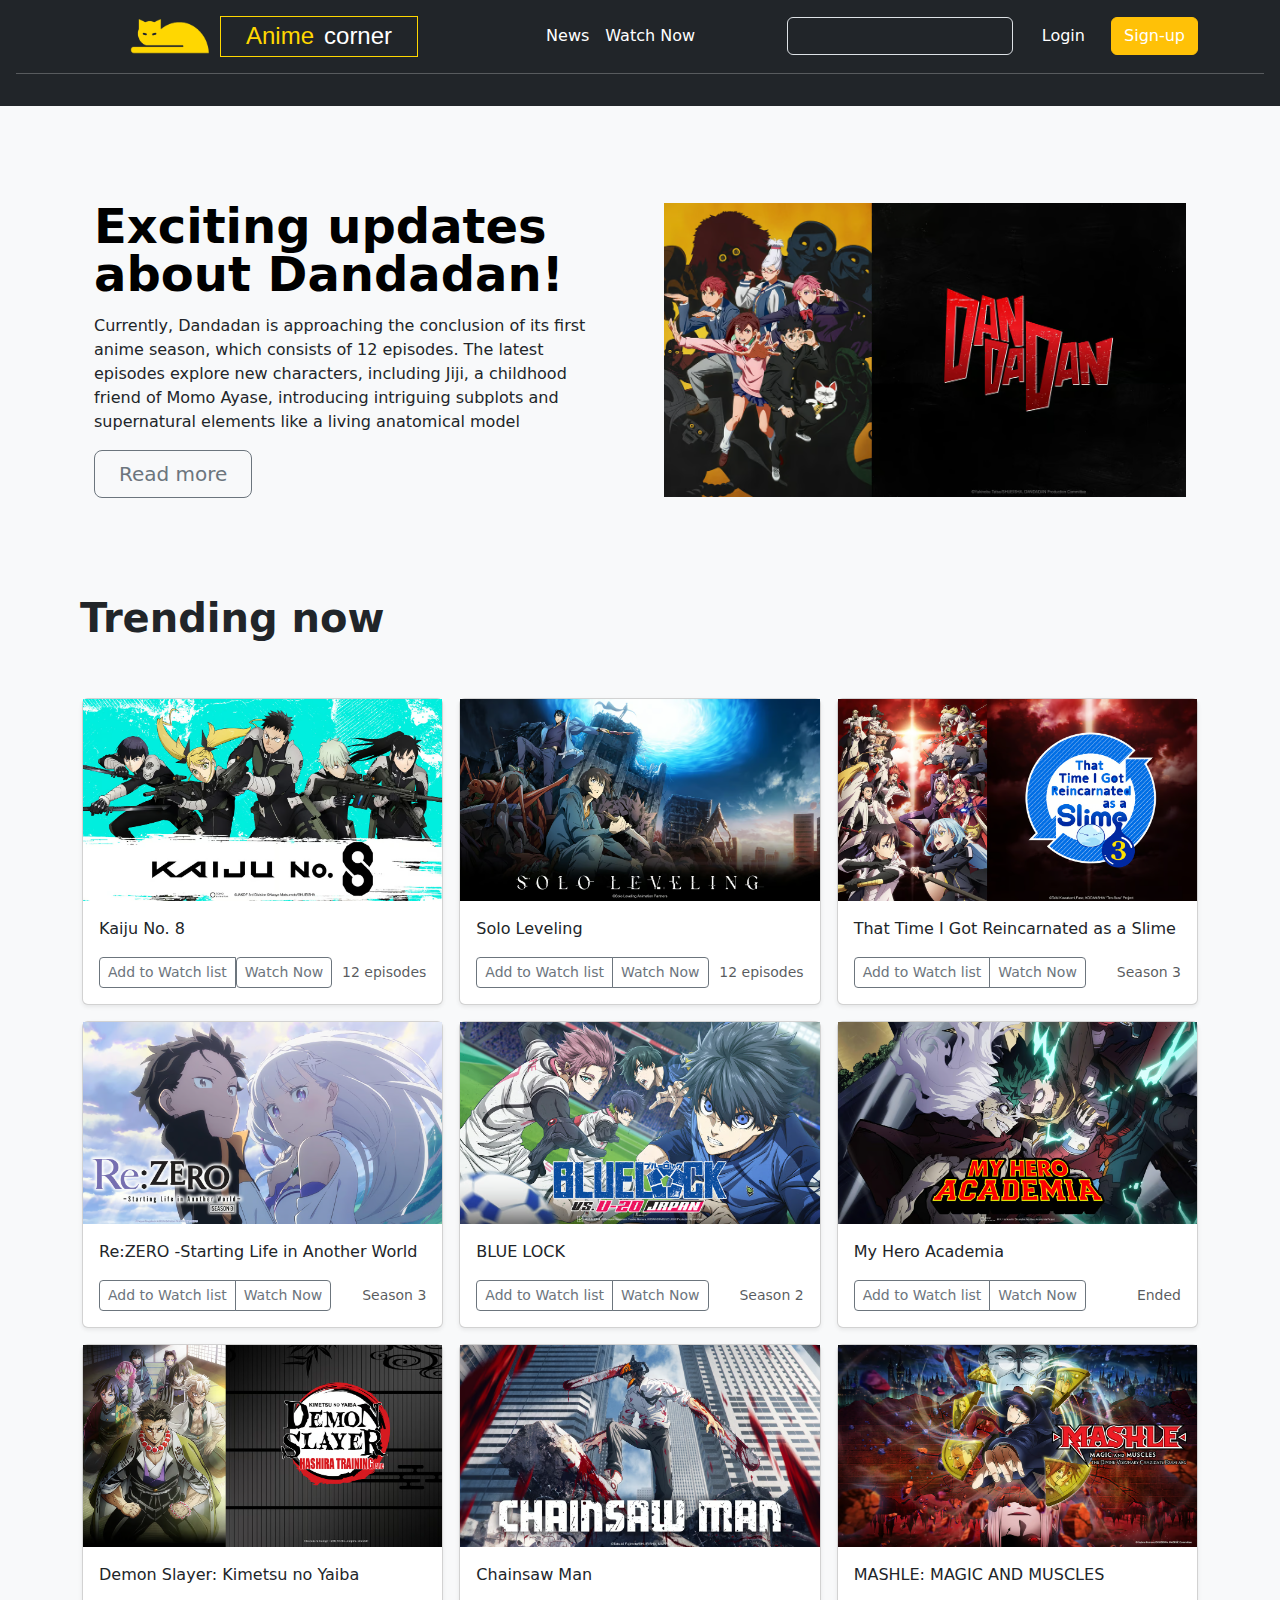
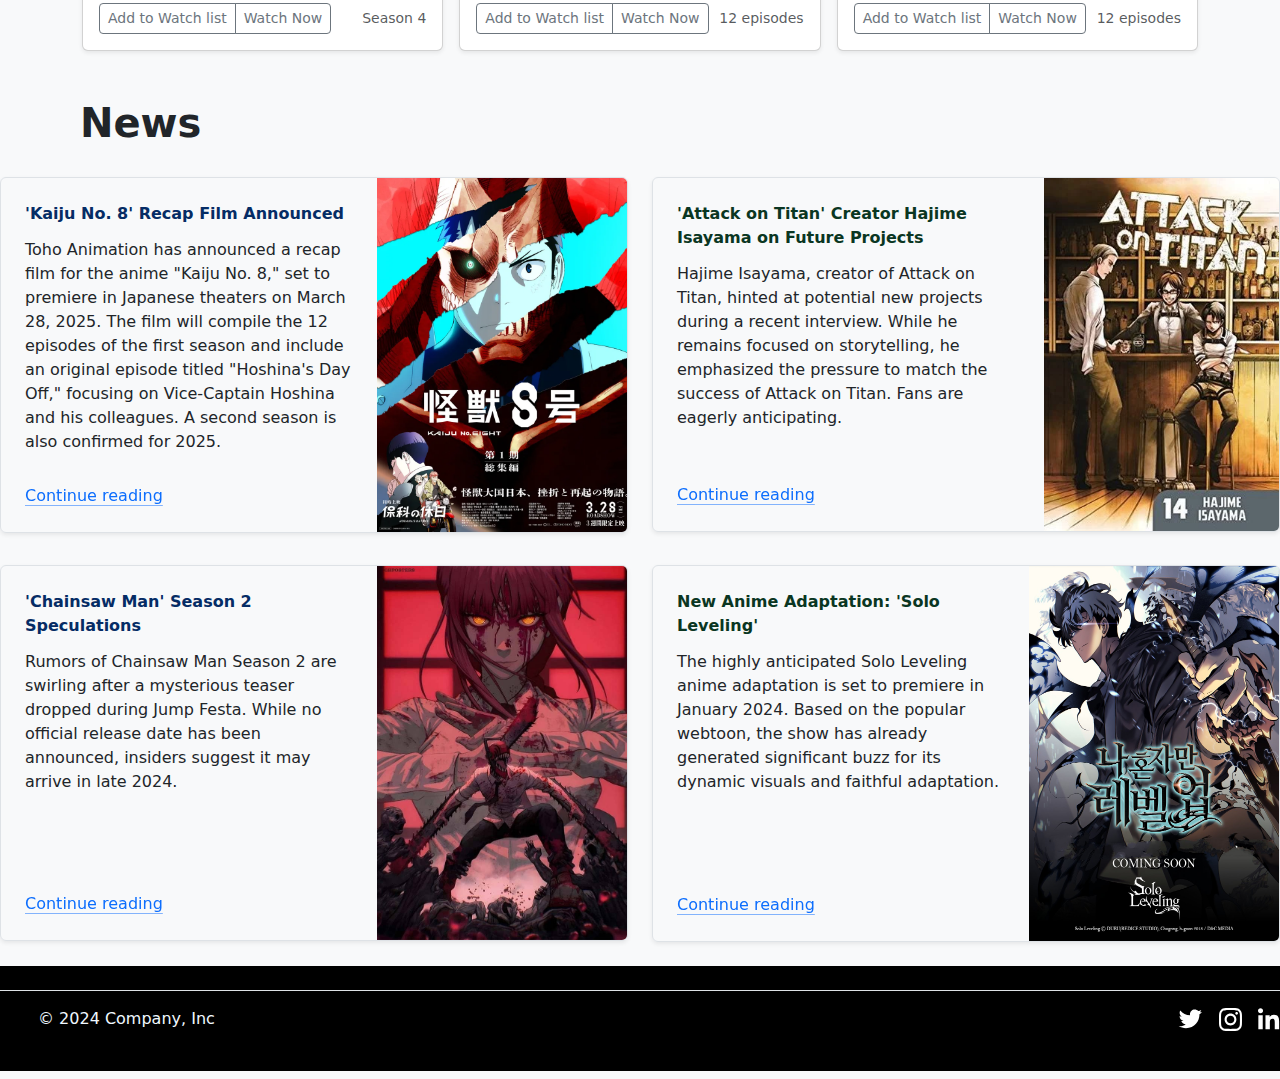
<file: index.html>
<html lang="en">
<head>
    <meta charset="UTF-8">
    <meta name="viewport" content="width=device-width, initial-scale=1.0">
    <title>Document</title>
    <link href="https://cdn.jsdelivr.net/npm/bootstrap@5.3.3/dist/css/bootstrap.min.css" rel="stylesheet" integrity="sha384-QWTKZyjpPEjISv5WaRU9OFeRpok6YctnYmDr5pNlyT2bRjXh0JMhjY6hW+ALEwIH" crossorigin="anonymous">
    <link rel="stylesheet" href="./index.css">
</head>
<body>
  <header class="p-3 text-bg-dark">
    <div class="container">
      <div class="d-flex flex-wrap align-items-center justify-content-center justify-content-lg-start">
        <a href="/" class="d-flex align-items-center mb-2 mb-lg-0 text-white text-decoration-none">
          <svg class="bi me-2" width="40" height="32" role="img" aria-label="Bootstrap"><use xlink:href="#bootstrap"/></svg>
        </a>

        <ul class="nav col-12 col-lg-auto me-lg-auto mb-2 justify-content-center mb-md-0">
          <img src="./[removal.ai]_0f40e1d8-d253-4358-80dc-a702a819603a-anime-corner-1-1.png"width="90px" style="padding-right:10px ;" >
          <div class="heading">
            <h1 class="anime-color">Anime</h1>
          <h1>corner</h1>
        </div>
          <li><a  class="nav-link px-2 text-white" href="#news">News</a></li>
          <li><a  class="nav-link px-2 text-white"href="#watchnow">Watch Now</a></li>
        </ul>
     

        <form class="col-12 col-lg-auto mb-3 mb-lg-0 me-lg-3" role="search">
          <input type="search" class="form-control form-control-dark text-bg-dark" placeholder="Search..." aria-label="Search" style="color: aliceblue;">
        </form>

        <div class="text-end" >
          <button type="button" class="btn btn-outline-dark me-2"><a href="./login.html" style="text-decoration: none;color: white;">Login</a></button>
          <button type="button" class="btn btn-warning"><a href="./signup.html" style="text-decoration: none;color: white;">Sign-up</a></button>
        </div>
      </div>
    </div>
    <hr>
    <div class="b-example-divider"></div>
    </header>

    <div class="container col-xxl-8 px-4 py-5 bg-body-tertiary">
      <div class="row flex-lg-row-reverse align-items-center g-5 py-5">
        <div class="col-10 col-sm-8 col-lg-6">
          <img src="./assests/dandadan.avif" class="d-block mx-lg-auto img-fluid" alt="Bootstrap Themes" width="1200" height="800" loading="lazy">
        </div>
        <div class="col-lg-6" >
          <h1 class="display-5 fw-bold text-body-emphasis lh-1 mb-3"id="newsheader">Exciting updates about Dandadan! </h1>
          <p class="lead">Currently, Dandadan is approaching the conclusion of its first anime season, which consists of 12 episodes. The latest episodes explore new characters, including Jiji, a childhood friend of Momo Ayase, introducing intriguing subplots and supernatural elements like a living anatomical model​</p>
          <div class="d-grid gap-2 d-md-flex justify-content-md-start">
            <button type="button" class="btn btn-outline-secondary btn-lg px-4">Read more</button>
          </div>
        </div>
      </div>
    </div>
    <h1 class="display-6 fw-bold"  style="padding-left: 80px;" id="watchnow">Trending now</h1>
    <div class="album py-5 bg-body-tertiary">
      <div class="container">
  
        <div class="row row-cols-1 row-cols-sm-2 row-cols-md-3 g-3">
          <div class="col">
            <div class="card shadow-sm">
              <img src="./assests/kaijuno8.avif" alt="">
              <div class="card-body">
                <p class="card-text">Kaiju No. 8</p>
                <div class="d-flex justify-content-between align-items-center">
                  <div class="btn-group">
                    <button type="button" class="btn btn-sm btn-outline-secondary">Add to Watch list</button>
                    <a href="./kaijuno8.html" style="text-decoration: none;"><button type="button" class="btn btn-sm btn-outline-secondary">Watch Now</button></a>
                  </div>
                  <small class="text-body-secondary">12 episodes</small>
                </div>
              </div>
            </div>
          </div>
          <div class="col">
            <div class="card shadow-sm">
              <img src="./assests/sololeveleveling.avif" alt="">
              <div class="card-body">
                <p class="card-text">Solo Leveling</p>
                <div class="d-flex justify-content-between align-items-center">
                  <div class="btn-group">
                    <button type="button" class="btn btn-sm btn-outline-secondary">Add to Watch list</button>
                    <button type="button" class="btn btn-sm btn-outline-secondary">Watch Now</button>
                  </div>
                  <small class="text-body-secondary">12 episodes</small>
                </div>
              </div>
            </div>
          </div>
          <div class="col">
            <div class="card shadow-sm">
              <img src="./assests/slime.avif" alt="">
              <div class="card-body">
                <p class="card-text">That Time I Got Reincarnated as a Slime</p>
                <div class="d-flex justify-content-between align-items-center">
                  <div class="btn-group">
                    <button type="button" class="btn btn-sm btn-outline-secondary">Add to Watch list</button>
                    <button type="button" class="btn btn-sm btn-outline-secondary">Watch Now</button>
                  </div>
                  <small class="text-body-secondary">Season 3</small>
                </div>
              </div>
            </div>
          </div>
  
          <div class="col">
            <div class="card shadow-sm">
              <img src="./assests/rezero.avif" alt="">
              <div class="card-body">
                <p class="card-text">Re:ZERO -Starting Life in Another World</p>
                <div class="d-flex justify-content-between align-items-center">
                  <div class="btn-group">
                    <button type="button" class="btn btn-sm btn-outline-secondary">Add to Watch list</button>
                    <button type="button" class="btn btn-sm btn-outline-secondary">Watch Now</button>
                  </div>
                  <small class="text-body-secondary">Season 3</small>
                </div>
              </div>
            </div>
          </div>
          <div class="col">
            <div class="card shadow-sm">
              <img src="./assests/bluelock.avif" alt="">
              <div class="card-body">
                <p class="card-text">BLUE LOCK</p>
                <div class="d-flex justify-content-between align-items-center">
                  <div class="btn-group">
                    <button type="button" class="btn btn-sm btn-outline-secondary">Add to Watch list</button>
                    <button type="button" class="btn btn-sm btn-outline-secondary">Watch Now</button>
                  </div>
                  <small class="text-body-secondary">Season 2</small>
                </div>
              </div>
            </div>
          </div>
          <div class="col">
            <div class="card shadow-sm">
              <img src="./assests/myheroac.avif" alt="">
              <div class="card-body">
                <p class="card-text">My Hero Academia</p>
                <div class="d-flex justify-content-between align-items-center">
                  <div class="btn-group">
                    <button type="button" class="btn btn-sm btn-outline-secondary">Add to Watch list</button>
                    <button type="button" class="btn btn-sm btn-outline-secondary">Watch Now</button>
                  </div>
                  <small class="text-body-secondary">Ended</small>
                </div>
              </div>
            </div>
          </div>
  
          <div class="col">
            <div class="card shadow-sm">
              <img src="./assests/demonslayer.avif" alt="">
              <div class="card-body">
                <p class="card-text">Demon Slayer: Kimetsu no Yaiba</p>
                <div class="d-flex justify-content-between align-items-center">
                  <div class="btn-group">
                    <button type="button" class="btn btn-sm btn-outline-secondary">Add to Watch list</button>
                    <button type="button" class="btn btn-sm btn-outline-secondary">Watch Now</button>
                  </div>
                  <small class="text-body-secondary">Season 4</small>
                </div>
              </div>
            </div>
          </div>
          <div class="col">
            <div class="card shadow-sm">
              <img src="./assests/chainsaw.avif" alt="">
              <div class="card-body">
                <p class="card-text">Chainsaw Man</p>
                <div class="d-flex justify-content-between align-items-center">
                  <div class="btn-group">
                    <button type="button" class="btn btn-sm btn-outline-secondary">Add to Watch list</button>
                    <button type="button" class="btn btn-sm btn-outline-secondary">Watch Now</button>
                  </div>
                  <small class="text-body-secondary">12 episodes</small>
                </div>
              </div>
            </div>
          </div>
          <div class="col">
            <div class="card shadow-sm">
              <img src="./assests/MASHLEavif.avif" alt="">
              <div class="card-body">
                <p class="card-text">MASHLE: MAGIC AND MUSCLES</p>
                <div class="d-flex justify-content-between align-items-center">
                  <div class="btn-group">
                    <button type="button" class="btn btn-sm btn-outline-secondary">Add to Watch list</button>
                    <button type="button" class="btn btn-sm btn-outline-secondary">Watch Now</button>
                  </div>
                  <small class="text-body-secondary">12 episodes</small>
                </div>
              </div>
            </div>
          </div>
        </div>
      </div>
    </div>
    <h1 class="display-6 fw-bold l-2" id="news" style="padding-left: 80px; margin-bottom: 30px;"
    >News</h1>
    <div>
      <div>
        <div class="row mb-2">
          <div class="col-md-6">
            <div class="row g-0 border rounded overflow-hidden flex-md-row mb-4 shadow-sm h-md-250 position-relative">
              <div class="col p-4 d-flex flex-column position-static">
                <strong class="d-inline-block mb-2 text-primary-emphasis">'Kaiju No. 8' Recap Film Announced</strong>
                <h3 class="mb-0"></h3>
                <div class="mb-1 text-body-secondary"></div>
                <p class="card-text mb-auto">Toho Animation has announced a recap film for the anime "Kaiju No. 8," set to premiere in Japanese theaters on March 28, 2025. The film will compile the 12 episodes of the first season and include an original episode titled "Hoshina's Day Off," focusing on Vice-Captain Hoshina and his colleagues. A second season is also confirmed for 2025.</p>
                <a href="#" class="icon-link gap-1 icon-link-hover stretched-link">
                  Continue reading
                  <svg class="bi"><use xlink:href="#chevron-right"/></svg>
                </a>
              </div>
              <div class="col-auto d-none d-lg-block">
              <img src="./assests/kaijun08.webp" width="250px" alt="">          </div>
            </div>
          </div>
          <div class="col-md-6">
            <div class="row g-0 border rounded overflow-hidden flex-md-row mb-4 shadow-sm h-md-250 position-relative">
              <div class="col p-4 d-flex flex-column position-static">
                <strong class="d-inline-block mb-2 text-success-emphasis">'Attack on Titan' Creator Hajime Isayama on Future Projects</strong>
                <h3 class="mb-0"></h3>
                <div class="mb-1 text-body-secondary"></div>
                <p class="mb-auto">Hajime Isayama, creator of Attack on Titan, hinted at potential new projects during a recent interview. While he remains focused on storytelling, he emphasized the pressure to match the success of Attack on Titan. Fans are eagerly anticipating.</p>
                <a href="#" class="icon-link gap-1 icon-link-hover stretched-link">
                  Continue reading
                  <svg class="bi"><use xlink:href="#chevron-right"/></svg>
                </a>
              </div>
              <div class="col-auto d-none d-lg-block">
                <img src="./assests/Attack_on_Titan.webp" width="235px" alt="">          </div>
            </div>
          </div>
    </div>
    <div>
      <div>
        <div class="row mb-2">
          <div class="col-md-6">
            <div class="row g-0 border rounded overflow-hidden flex-md-row mb-4 shadow-sm h-md-250 position-relative">
              <div class="col p-4 d-flex flex-column position-static">
                <strong class="d-inline-block mb-2 text-primary-emphasis">'Chainsaw Man' Season 2 Speculations</strong>
                <h3 class="mb-0"></h3>
                <div class="mb-1 text-body-secondary"></div>
                <p class="card-text mb-auto">Rumors of Chainsaw Man Season 2 are swirling after a mysterious teaser dropped during Jump Festa. While no official release date has been announced, insiders suggest it may arrive in late 2024.</p>
                <a href="#" class="icon-link gap-1 icon-link-hover stretched-link">
                  Continue reading
                  <svg class="bi"><use xlink:href="#chevron-right"/></svg>
                </a>
              </div>
              <div class="col-auto d-none d-lg-block">
              <img src="./assests/chainsawman.jpg" width="250px" alt="">          </div>
            </div>
          </div>
          <div class="col-md-6">
            <div class="row g-0 border rounded overflow-hidden flex-md-row mb-4 shadow-sm h-md-250 position-relative">
              <div class="col p-4 d-flex flex-column position-static">
                <strong class="d-inline-block mb-2 text-success-emphasis">New Anime Adaptation: 'Solo Leveling'</strong>
                <h3 class="mb-0"></h3>
                <div class="mb-1 text-body-secondary"></div>
                <p class="mb-auto">The highly anticipated Solo Leveling anime adaptation is set to premiere in January 2024. Based on the popular webtoon, the show has already generated significant buzz for its dynamic visuals and faithful adaptation.</p>
                <a href="#" class="icon-link gap-1 icon-link-hover stretched-link">
                  Continue reading
                  <svg class="bi"><use xlink:href="#chevron-right"/></svg>
                </a>
              </div>
              <div class="col-auto d-none d-lg-block">
                <img src="./assests/solo.jpg" width="250px" height="375px">          </div>
            </div>
          </div>
          <div class="container" style="background-color: black;">
            <footer class="d-flex flex-wrap justify-content-between align-items-center py-3 my-4 border-top">
              <div class="col-md-4 d-flex align-items-center" style="color: aliceblue;">
                <a href="/" class="mb-3 me-2 mb-md-0 text-body-secondary text-decoration-none lh-1">
                  <svg class="bi" width="30" height="24"><use xlink:href="#bootstrap"/></svg>
                </a>
                <span class="mb-3 mb-md-0 text-body-primary" >&copy; 2024 Company, Inc</span>
              </div>
          
              <ul class="nav col-md-4 justify-content-end list-unstyled d-flex" >
                <li class="ms-3"><img src="./assests/twitter_icon.svg" alt=""><use xlink:href=""/></svg></a></li>
                <li class="ms-3"><img src="./assests/insta_icon.svg" alt=""><use xlink:href="#instagram"/></svg></a></li>
                <li class="ms-3"><img src="./assests/in_icon.svg" alt=""><use xlink:href="#facebook"/></svg></a></li>
              </ul>
            </footer>
          </div>
          

    <script src="https://cdn.jsdelivr.net/npm/bootstrap@5.3.3/dist/js/bootstrap.bundle.min.js" integrity="sha384-YvpcrYf0tY3lHB60NNkmXc5s9fDVZLESaAA55NDzOxhy9GkcIdslK1eN7N6jIeHz" crossorigin="anonymous"></script>
</body>
</html>
</file>
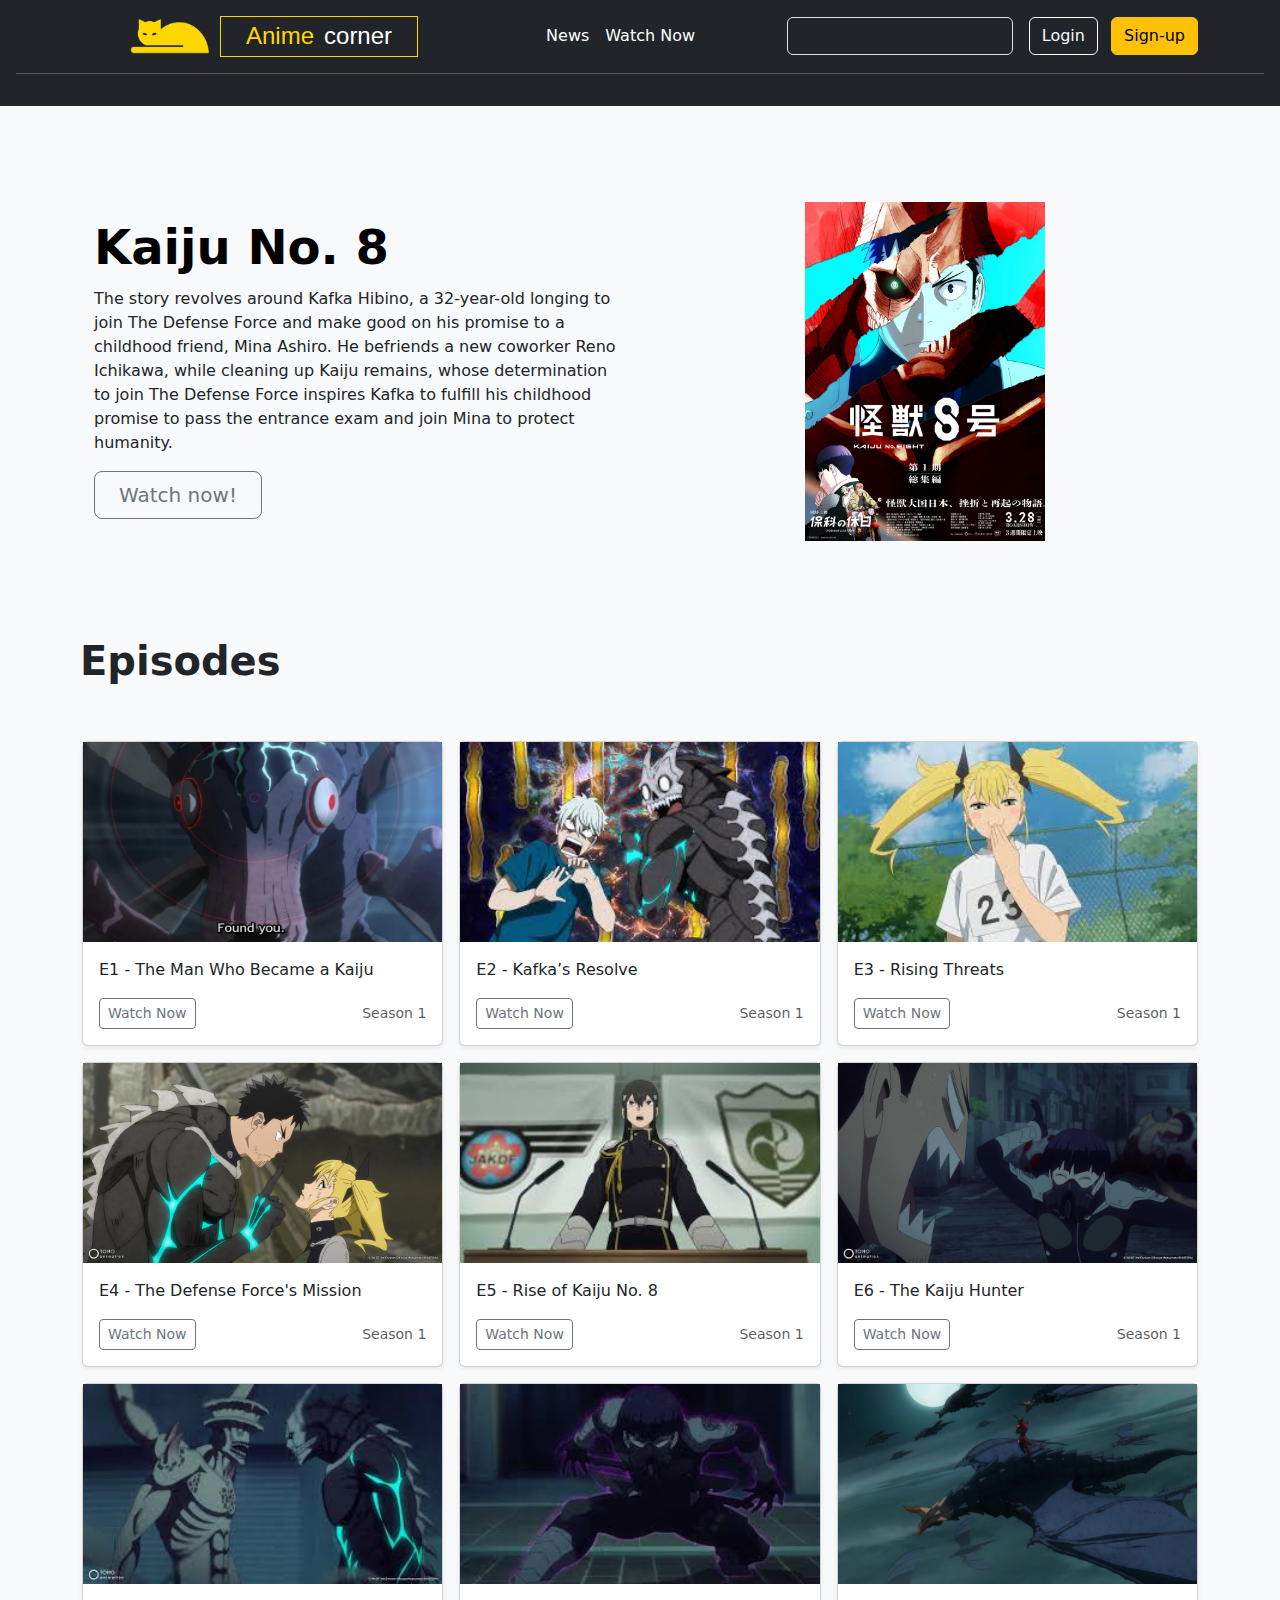
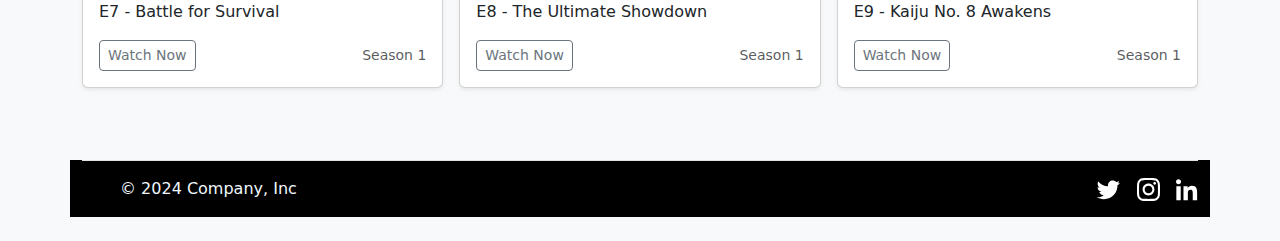
<file: kaijuno8.html>
<html lang="en">
<head>
    <meta charset="UTF-8">
    <meta name="viewport" content="width=device-width, initial-scale=1.0">
    <title>Document</title>
    <link href="https://cdn.jsdelivr.net/npm/bootstrap@5.3.3/dist/css/bootstrap.min.css" rel="stylesheet" integrity="sha384-QWTKZyjpPEjISv5WaRU9OFeRpok6YctnYmDr5pNlyT2bRjXh0JMhjY6hW+ALEwIH" crossorigin="anonymous">
    <link rel="stylesheet" href="./index.css">
    <style>
        .card img{
            height: 200px;
        }
    </style>
</head>
<body>
  <header class="p-3 text-bg-dark">
    <div class="container">
      <div class="d-flex flex-wrap align-items-center justify-content-center justify-content-lg-start">
        <a href="/" class="d-flex align-items-center mb-2 mb-lg-0 text-white text-decoration-none">
          <svg class="bi me-2" width="40" height="32" role="img" aria-label="Bootstrap"><use xlink:href="#bootstrap"/></svg>
        </a>

        <ul class="nav col-12 col-lg-auto me-lg-auto mb-2 justify-content-center mb-md-0">
          <img src="./[removal.ai]_0f40e1d8-d253-4358-80dc-a702a819603a-anime-corner-1-1.png" width="90px" style="padding-right:10px ;" >
          <div class="heading">
            <h1 class="anime-color">Anime</h1>
          <h1>corner</h1>
        </div>
          <li><a href="#" class="nav-link px-2 text-white" href="#tr">News</a></li>
          <li><a href="#" class="nav-link px-2 text-white">Watch Now</a></li>
        </ul>
     

        <form class="col-12 col-lg-auto mb-3 mb-lg-0 me-lg-3" role="search">
          <input type="search" class="form-control form-control-dark text-bg-dark" placeholder="Search..." aria-label="Search" style="color: aliceblue;">
        </form>

        <div class="text-end">
          <button type="button" class="btn btn-outline-light me-2">Login</button>
          <button type="button" class="btn btn-warning">Sign-up</button>
        </div>
      </div>
    </div>
    <hr>
    <div class="b-example-divider"></div>
    </header>

    <div class="container col-xxl-8 px-4 py-5 bg-body-tertiary">
      <div class="row flex-lg-row-reverse align-items-center g-5 py-5">
        <div class="col-10 col-sm-8 col-lg-6">
          <img src="./assests/kaijun08.webp" width="240px" class="d-block mx-lg-auto img-fluid" alt="Kaiju No. 8" width="1200" height="800" loading="lazy">
        </div>
        <div class="col-lg-6">
          <h1 class="display-5 fw-bold text-body-emphasis lh-1 mb-3" id="newsheader">Kaiju No. 8</h1>
          <p class="lead">The story revolves around Kafka Hibino, a 32-year-old longing to join The Defense Force and make good on his promise to a childhood friend, Mina Ashiro. He befriends a new coworker Reno Ichikawa, while cleaning up Kaiju remains, whose determination to join The Defense Force inspires Kafka to fulfill his childhood promise to pass the entrance exam and join Mina to protect humanity. ​</p>
          <div class="d-grid gap-2 d-md-flex justify-content-md-start">
            <button type="button" class="btn btn-outline-secondary btn-lg px-4">Watch now!</button>
          </div>
        </div>
      </div>
    </div>
    <h1 class="display-6 fw-bold" id="Trending" style="padding-left: 80px;" id="tr">Episodes</h1>
    <div class="album py-5 bg-body-tertiary">
      <div class="container">
  
        <div class="row row-cols-1 row-cols-sm-2 row-cols-md-3 g-3">
          <div class="col">
            <div class="card shadow-sm">
              <img src="./assests/ep1.webp" alt="">
              <div class="card-body">
                <p class="card-text">E1 - The Man Who Became a Kaiju</p>
                <div class="d-flex justify-content-between align-items-center">
                  <div class="btn-group">
                    <button type="button" class="btn btn-sm btn-outline-secondary">Watch Now</button>
                  </div>
                  <small class="text-body-secondary">Season 1</small>
                </div>
              </div>
            </div>
          </div>
          <div class="col">
            <div class="card shadow-sm">
              <img src="./assests/ep2.jpg" alt="">
              <div class="card-body">
                <p class="card-text">E2 - Kafka’s Resolve</p>
                <div class="d-flex justify-content-between align-items-center">
                  <div class="btn-group">
                    <button type="button" class="btn btn-sm btn-outline-secondary">Watch Now</button>
                  </div>
                  <small class="text-body-secondary">Season 1</small>
                </div>
              </div>
            </div>
          </div>
          <div class="col">
            <div class="card shadow-sm">
              <img src="./assests/ep3.jpg" alt="">
              <div class="card-body">
                <p class="card-text">E3 - Rising Threats</p>
                <div class="d-flex justify-content-between align-items-center">
                  <div class="btn-group">
                    <button type="button" class="btn btn-sm btn-outline-secondary">Watch Now</button>
                  </div>
                  <small class="text-body-secondary">Season 1</small>
                </div>
              </div>
            </div>
          </div>
  
          <div class="col">
            <div class="card shadow-sm">
              <img src="./assests/ep4.webp" alt="">
              <div class="card-body">
                <p class="card-text">E4 - The Defense Force's Mission</p>
                <div class="d-flex justify-content-between align-items-center">
                  <div class="btn-group">
                    <button type="button" class="btn btn-sm btn-outline-secondary">Watch Now</button>
                  </div>
                  <small class="text-body-secondary">Season 1</small>
                </div>
              </div>
            </div>
          </div>
          <div class="col">
            <div class="card shadow-sm">
              <img src="./assests/ep5.jpg" alt="">
              <div class="card-body">
                <p class="card-text">E5 - Rise of Kaiju No. 8</p>
                <div class="d-flex justify-content-between align-items-center">
                  <div class="btn-group">
                    <button type="button" class="btn btn-sm btn-outline-secondary">Watch Now</button>
                  </div>
                  <small class="text-body-secondary">Season 1</small>
                </div>
              </div>
            </div>
          </div>
          <div class="col">
            <div class="card shadow-sm">
              <img src="./assests/ep6.webp" alt="">
              <div class="card-body">
                <p class="card-text">E6 - The Kaiju Hunter</p>
                <div class="d-flex justify-content-between align-items-center">
                  <div class="btn-group">
                    <button type="button" class="btn btn-sm btn-outline-secondary">Watch Now</button>
                  </div>
                  <small class="text-body-secondary">Season 1</small>
                </div>
              </div>
            </div>
          </div>
  
          <div class="col">
            <div class="card shadow-sm">
              <img src="./assests/ep7.jpg" alt="">
              <div class="card-body">
                <p class="card-text">E7 - Battle for Survival</p>
                <div class="d-flex justify-content-between align-items-center">
                  <div class="btn-group">
                    <button type="button" class="btn btn-sm btn-outline-secondary">Watch Now</button>
                  </div>
                  <small class="text-body-secondary">Season 1</small>
                </div>
              </div>
            </div>
          </div>
          <div class="col">
            <div class="card shadow-sm">
              <img src="./assests/ep8.jpg" alt="">
              <div class="card-body">
                <p class="card-text">E8 - The Ultimate Showdown</p>
                <div class="d-flex justify-content-between align-items-center">
                  <div class="btn-group">
                    <button type="button" class="btn btn-sm btn-outline-secondary">Watch Now</button>
                  </div>
                  <small class="text-body-secondary">Season 1</small>
                </div>
              </div>
            </div>
          </div>
          <div class="col">
            <div class="card shadow-sm">
              <img src="./assests/ep9.avif" alt="">
              <div class="card-body">
                <p class="card-text">E9 - Kaiju No. 8 Awakens</p>
                <div class="d-flex justify-content-between align-items-center">
                  <div class="btn-group">
                    <button type="button" class="btn btn-sm btn-outline-secondary">Watch Now</button>
                  </div>
                  <small class="text-body-secondary">Season 1</small>
                </div>
              </div>
            </div>
          </div>
        </div>
      </div>
    </div>
    <div class="container" style="background-color: black;">
        <footer class="d-flex flex-wrap justify-content-between align-items-center py-3 my-4 border-top">
          <div class="col-md-4 d-flex align-items-center" style="color: aliceblue;">
            <a href="/" class="mb-3 me-2 mb-md-0 text-body-secondary text-decoration-none lh-1">
              <svg class="bi" width="30" height="24"><use xlink:href="#bootstrap"/></svg>
            </a>
            <span class="mb-3 mb-md-0 text-body-primary" >&copy; 2024 Company, Inc</span>
          </div>
      
          <ul class="nav col-md-4 justify-content-end list-unstyled d-flex" >
            <li class="ms-3"><img src="./assests/twitter_icon.svg" alt=""><use xlink:href=""/></svg></a></li>
            <li class="ms-3"><img src="./assests/insta_icon.svg" alt=""><use xlink:href="#instagram"/></svg></a></li>
            <li class="ms-3"><img src="./assests/in_icon.svg" alt=""><use xlink:href="#facebook"/></svg></a></li>
          </ul>
        </footer>
    <script src="https://cdn.jsdelivr.net/npm/bootstrap@5.3.3/dist/js/bootstrap.bundle.min.js" integrity="sha384-YvpcrYf0tY3lHB60NNkmXc5s9fDVZLESaAA55NDzOxhy9GkcIdslK1eN7N6jIeHz" crossorigin="anonymous"></script>
</body>
</html>
</file>
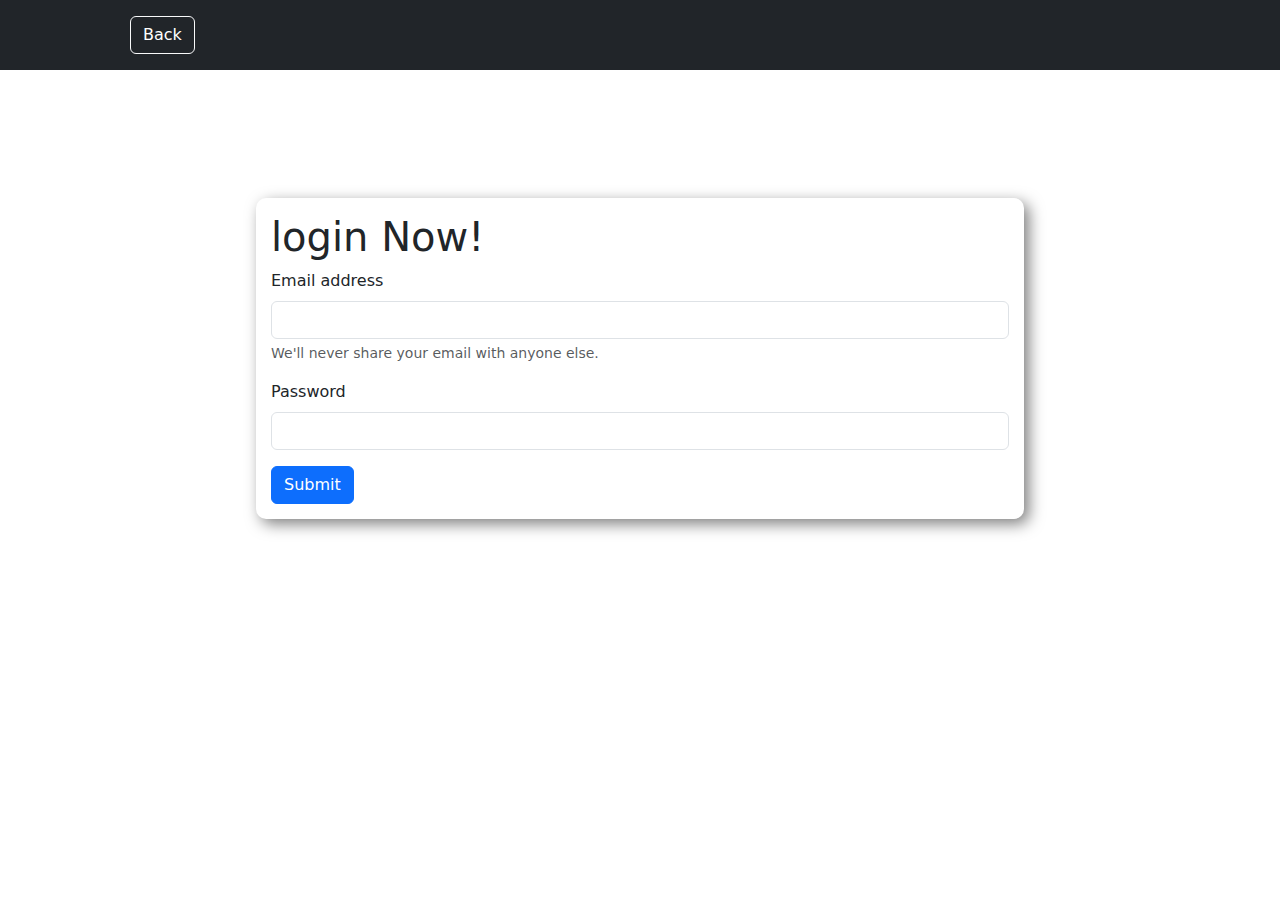
<file: login.html>
<html lang="en">
<head>
    <meta charset="UTF-8">
    <meta name="viewport" content="width=device-width, initial-scale=1.0">
    <title>Document</title>
    <style>
     .box{
      padding: 10% 20%;
     }
     form{
      padding: 15px;
      border-radius: 10px;
      box-shadow: 5px 5px 15px rgba(0,0,0,0.5);
     }
     .anime-color{
    color: #ffd700;
}
.head{
  padding-left:300px;
}
.heading{
    display: flex;
    border: 1px solid #ffd700;
    padding: 5px 20px;
}
.heading h1{
    margin: 0px 5px;
    font-family: 'Lucida Sans', 'Lucida Sans Regular', 'Lucida Grande', 'Lucida Sans Unicode', Geneva, Verdana, sans-serif;
    font-size:x-large;
}
     
    </style>
    <link href="https://cdn.jsdelivr.net/npm/bootstrap@5.3.3/dist/css/bootstrap.min.css" rel="stylesheet" integrity="sha384-QWTKZyjpPEjISv5WaRU9OFeRpok6YctnYmDr5pNlyT2bRjXh0JMhjY6hW+ALEwIH" crossorigin="anonymous">

</head>
<body>
  <header class="p-3 text-bg-dark">
    <div class="container">
      <div class="d-flex flex-wrap align-items-center justify-content-center justify-content-lg-start">
        <a href="/" class="d-flex align-items-center mb-2 mb-lg-0 text-white text-decoration-none">
          <svg class="bi me-2" width="40" height="32" role="img" aria-label="Bootstrap"><use xlink:href="#bootstrap"/></svg>
        </a>

        <ul class="nav col-12 col-lg-auto me-lg-auto mb-2 justify-content-center mb-md-0">
          <div class="text-end">
            <button type="button" class="btn btn-outline-light me-2"><a href="./index.html" style="text-decoration: none; color: white;">Back</a></button>
          </div>
         </div>

      </div>
    </div>
    </header>
 <div class="box">
  <form>
    <h1>login Now!</h1>
    <div class="mb-3">
      <label for="exampleInputEmail1" class="form-label">Email address</label>
      <input type="email" class="form-control" id="exampleInputEmail1" aria-describedby="emailHelp">
      <div id="emailHelp" class="form-text">We'll never share your email with anyone else.</div>
    </div>
    <div class="mb-3">
      <label for="exampleInputPassword1" class="form-label">Password</label>
      <input type="password" class="form-control" id="exampleInputPassword1">
    </div>
    <button type="submit" class="btn btn-primary">Submit</button>
  </form>
 </div>
</body>
</html>
</file>
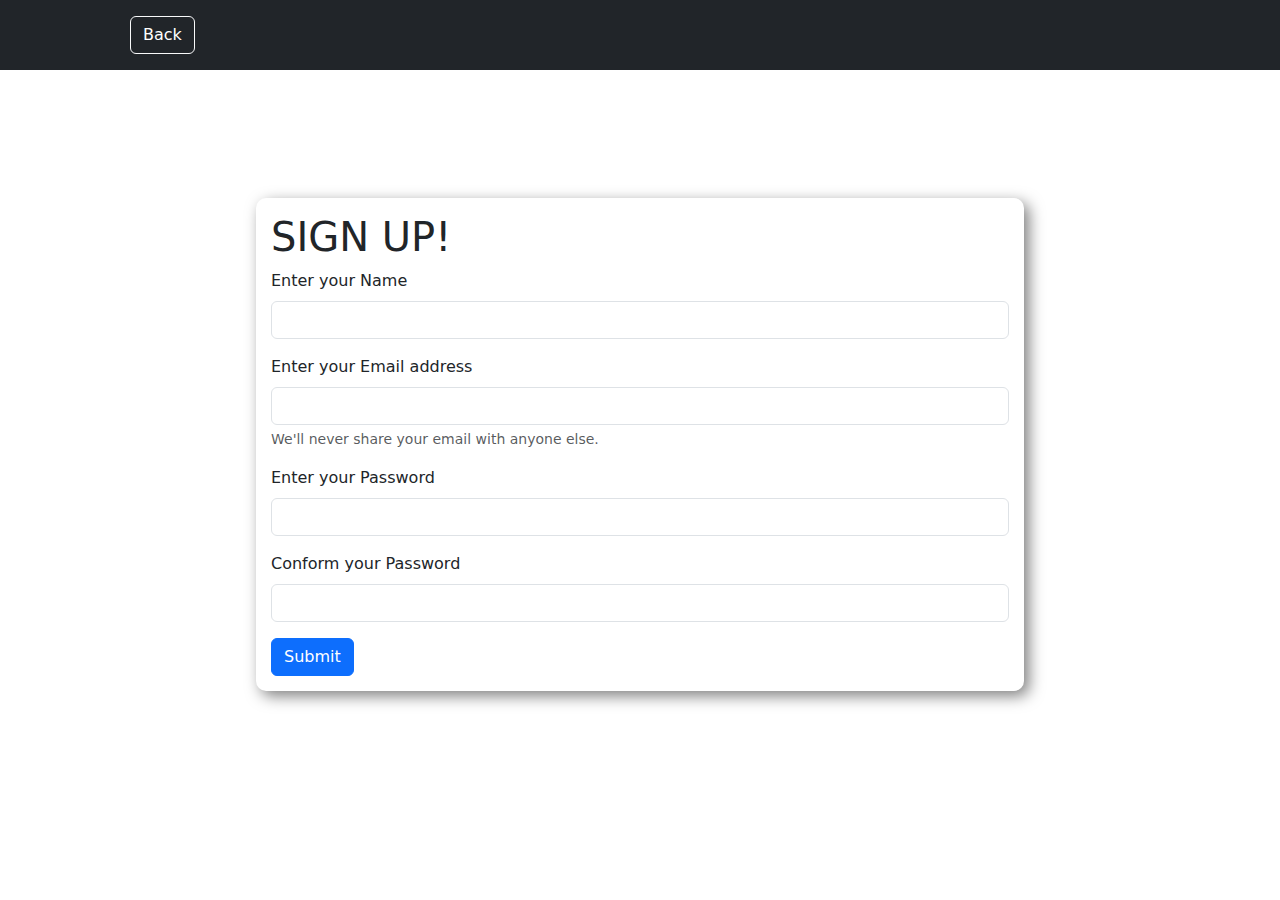
<file: signup.html>
<html lang="en">
<head>
    <meta charset="UTF-8">
    <meta name="viewport" content="width=device-width, initial-scale=1.0">
    <title>Document</title>
    <style>
      .box{
      padding: 10% 20%;
     }
     form{
      padding: 15px;
      border-radius: 10px;
      box-shadow: 5px 5px 15px rgba(0,0,0,0.5);
     }
     .anime-color{
    color: #ffd700;
}
.head{
  padding-left:300px;
}
.heading{
    display: flex;
    border: 1px solid #ffd700;
    padding: 5px 20px;
}
.heading h1{
    margin: 0px 5px;
    font-family: 'Lucida Sans', 'Lucida Sans Regular', 'Lucida Grande', 'Lucida Sans Unicode', Geneva, Verdana, sans-serif;
    font-size:x-large;
}
    </style>
    <link href="https://cdn.jsdelivr.net/npm/bootstrap@5.3.3/dist/css/bootstrap.min.css" rel="stylesheet" integrity="sha384-QWTKZyjpPEjISv5WaRU9OFeRpok6YctnYmDr5pNlyT2bRjXh0JMhjY6hW+ALEwIH" crossorigin="anonymous">

</head>
<body>
  <header class="p-3 text-bg-dark">
    <div class="container">
      <div class="d-flex flex-wrap align-items-center justify-content-center justify-content-lg-start">
        <a href="/" class="d-flex align-items-center mb-2 mb-lg-0 text-white text-decoration-none">
          <svg class="bi me-2" width="40" height="32" role="img" aria-label="Bootstrap"><use xlink:href="#bootstrap"/></svg>
        </a>
        <ul class="nav col-12 col-lg-auto me-lg-auto mb-2 justify-content-center mb-md-0">
          <div class="text-end">
            <button type="button" class="btn btn-outline-light me-2"><a href="./index.html" style="text-decoration: none;color: white;">Back</a></button>
          </div>
      </div>
    </div>
    </header>
 <div class="box">
  <form>
    <h1>SIGN UP!</h1>
    <div class="mb-3">
      <label for="exampleInputPassword1" class="form-label">Enter your Name</label>
      <input type="name" class="form-control" id="exampleInputPassword1">
    </div>
    <div class="mb-3">
      <label for="exampleInputEmail1" class="form-label">Enter your Email address</label>
      <input type="email" class="form-control" id="exampleInputEmail1" aria-describedby="emailHelp">
      <div id="emailHelp" class="form-text">We'll never share your email with anyone else.</div>
    </div>
    <div class="mb-3">
      <label for="exampleInputPassword1" class="form-label">Enter your Password</label>
      <input type="password" class="form-control" id="exampleInputPassword1">
    </div>
    <div class="mb-3">
      <label for="exampleInputPassword1" class="form-label">Conform your Password</label>
      <input type="password" class="form-control" id="exampleInputPassword1">
    </div>
    <button type="submit" class="btn btn-primary">Submit</button>
  </form>
 </div>
</body>
</html>
</file>
<file: index.css>
.heading{
    display: flex;
    margin-right: 120px;
    border: 1px solid #ffd700;
    padding: 5px 20px;
}
.heading h1{
    margin: 0px 5px;
    font-family: 'Lucida Sans', 'Lucida Sans Regular', 'Lucida Grande', 'Lucida Sans Unicode', Geneva, Verdana, sans-serif;
    font-size:x-large;
}
.anime-color{
    color: #ffd700;
}
#newsheader{
    color: #ffd700;
}
#img1{
    background-image:url(./assests/solo\ leveling.avif);
}
.Trending{
    margin-left: 70px;
}
body{
    background:#f8f9fa;
}
#news{
    display: flex;
    flex-direction: row;
}
.lead{
    font-size: medium; 
    text-decoration: solid;
}
.album{
    background: #000;
}
</file>
